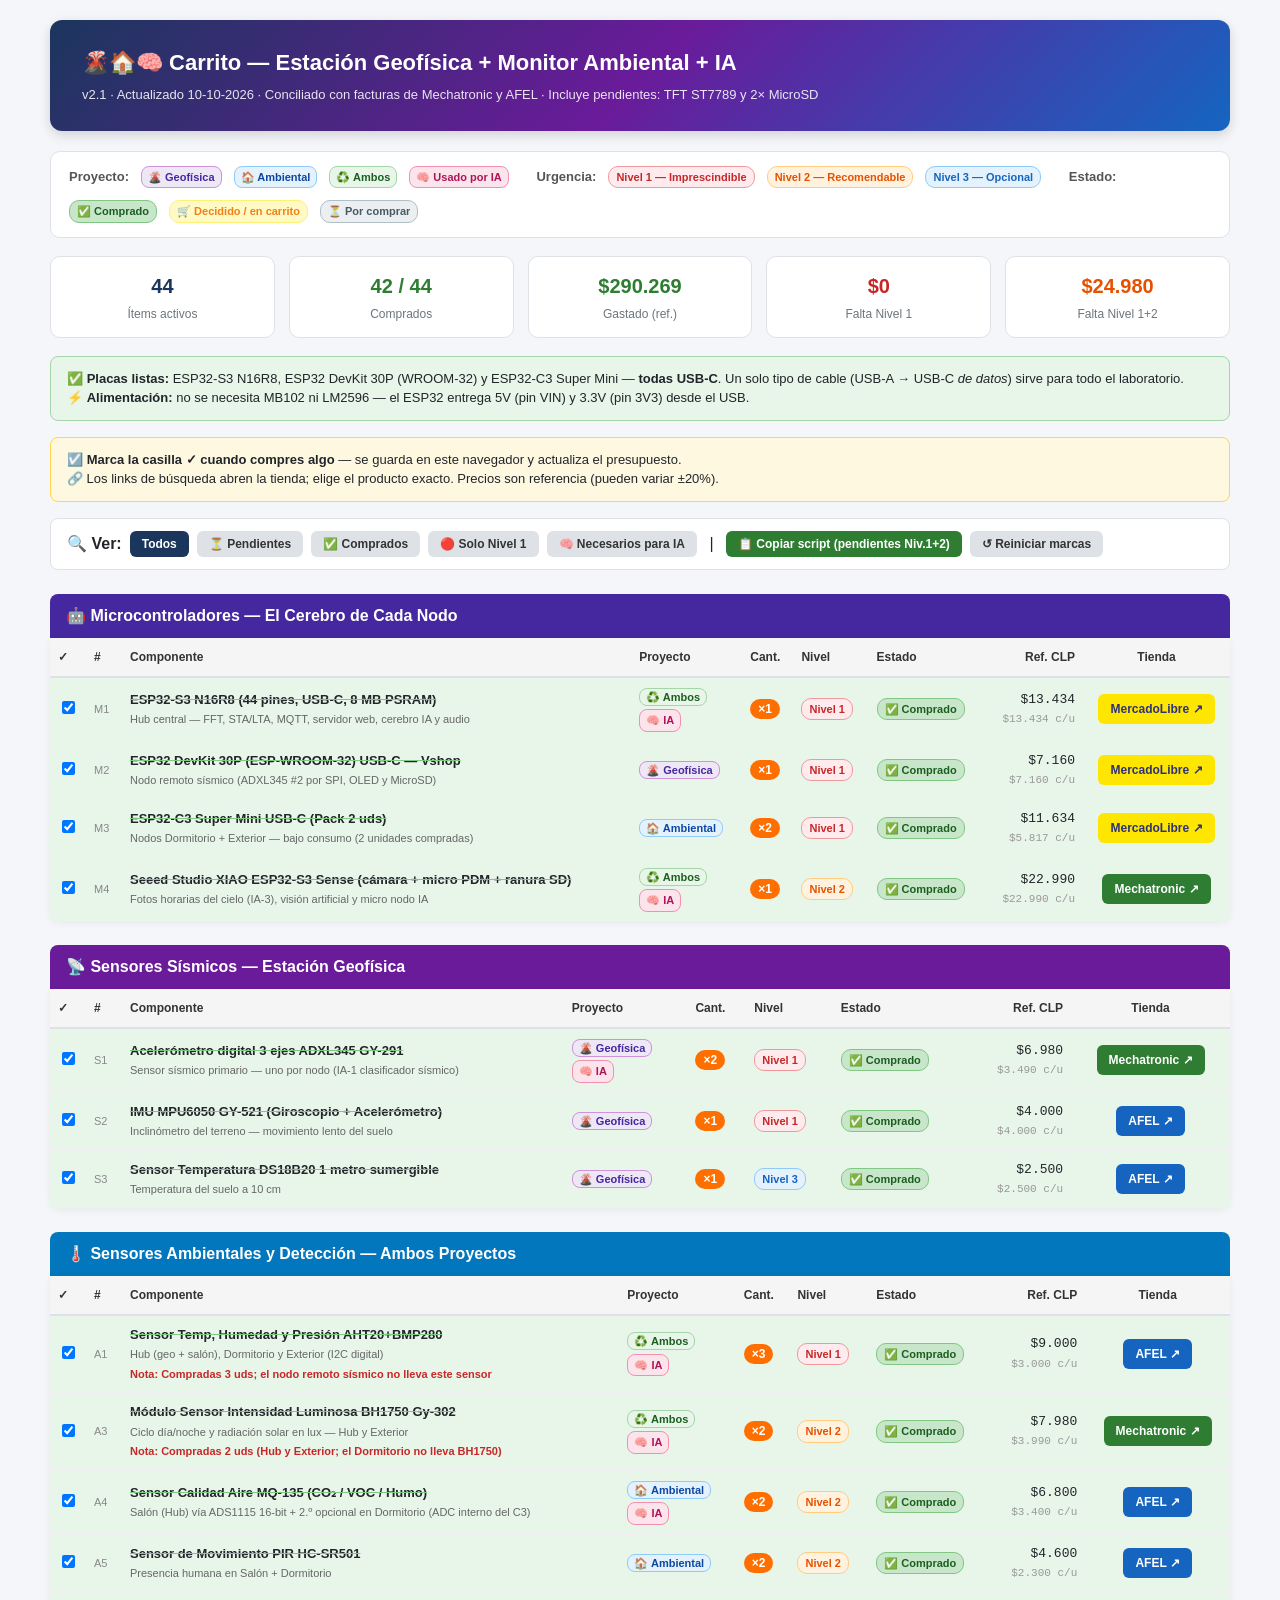
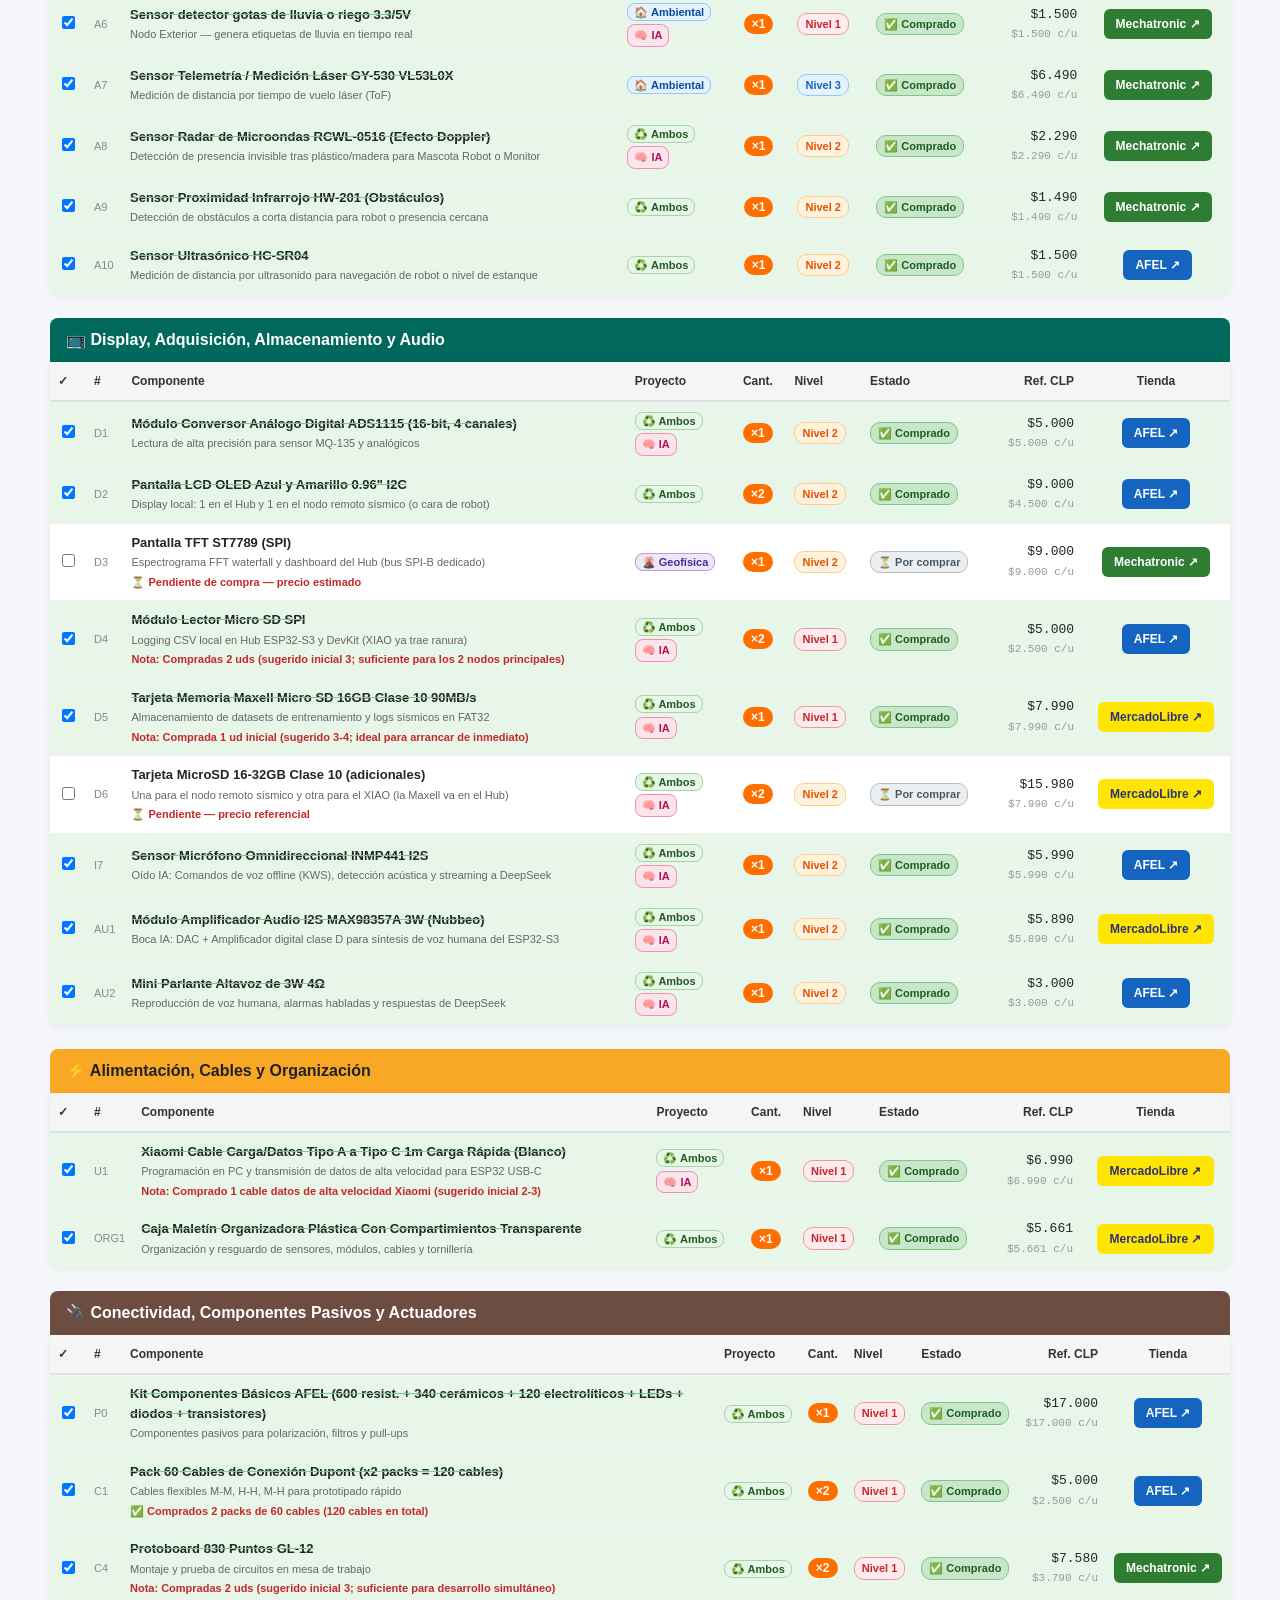
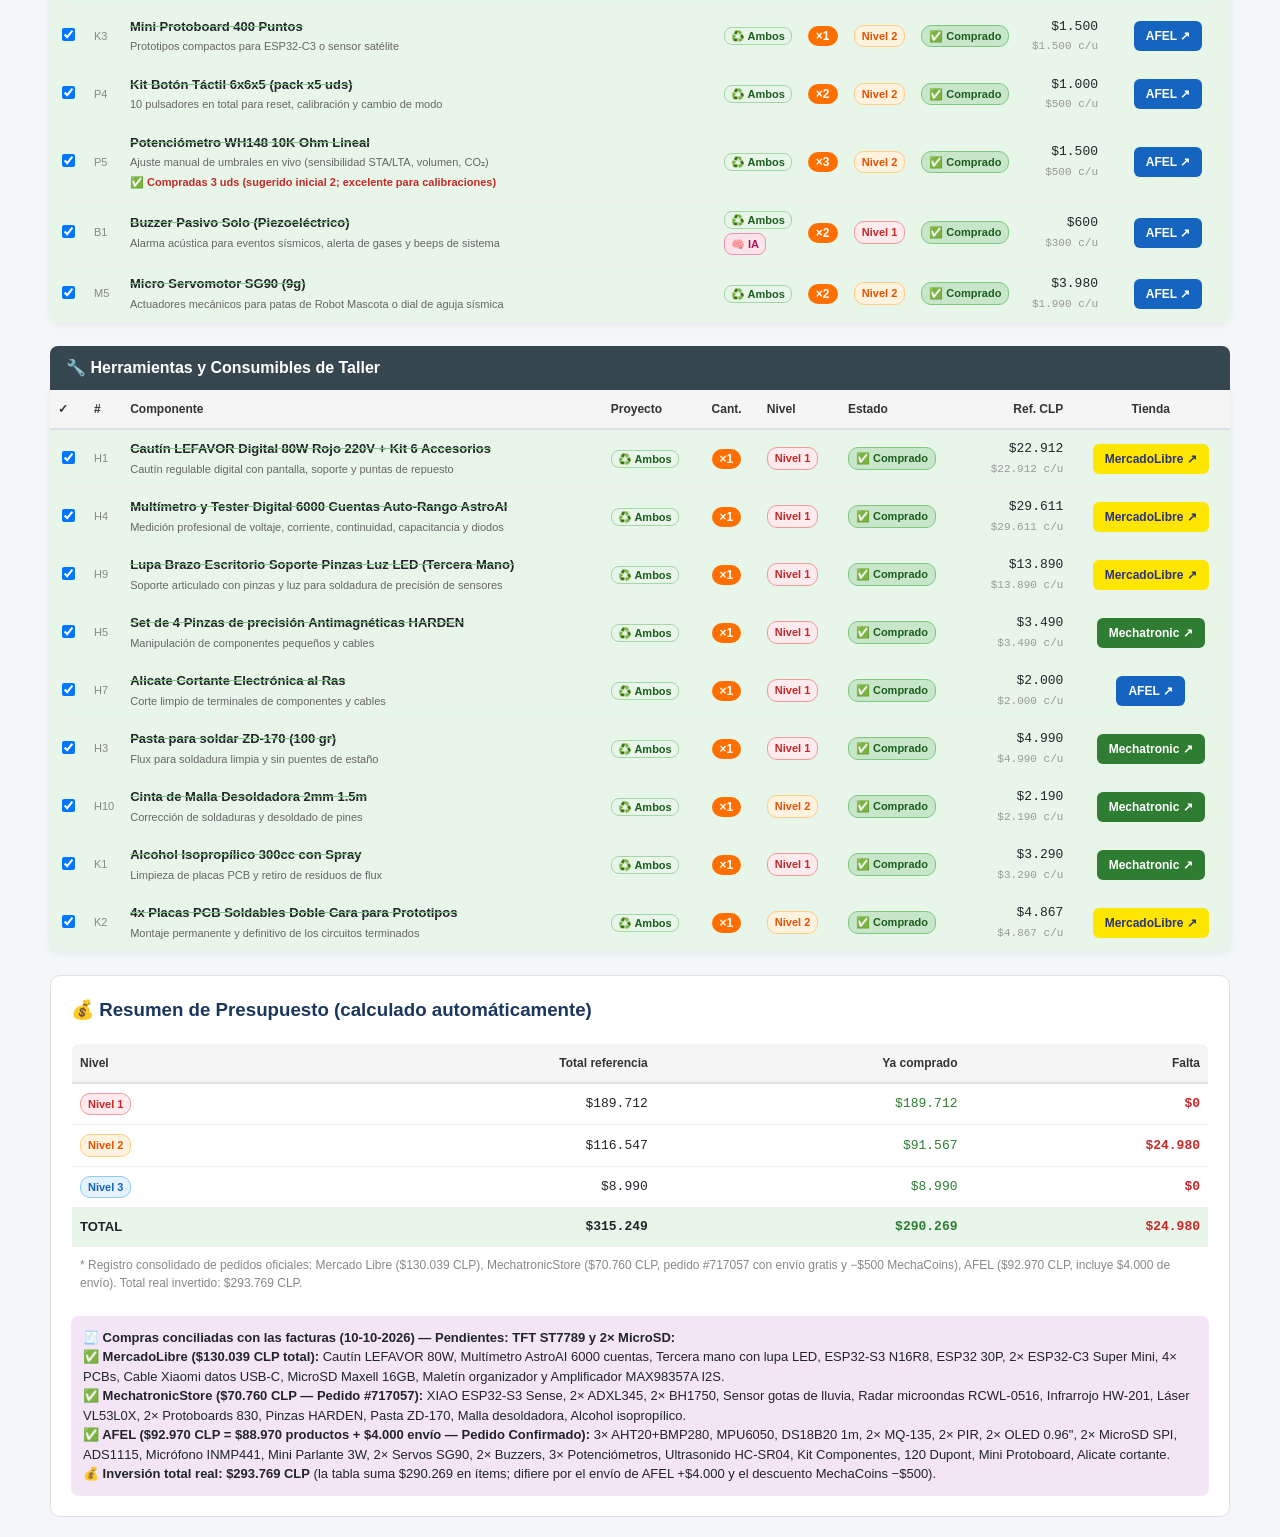
<file: IoT_ESP32/Carrito_GeofisicaAmbiental.html>
<!DOCTYPE html>
<html lang="es">
<head>
  <meta charset="UTF-8">
  <meta name="viewport" content="width=device-width, initial-scale=1.0">
  <title>Carrito — Estación Geofísica + Monitor Ambiental + IA v2.0</title>
  <style>
    :root {
      --primary:#1B365D; --geo:#6A1B9A; --amb:#1565C0; --both:#2E7D32;
      --bg:#F4F6F9; --card:#fff; --text:#212529; --border:#DEE2E6;
    }
    * { box-sizing: border-box; }
    body { font-family:-apple-system,BlinkMacSystemFont,"Segoe UI",Roboto,sans-serif;
      background:var(--bg); color:var(--text); margin:0; padding:20px; line-height:1.5; }
    .container { max-width:1180px; margin:0 auto; }

    header { background:linear-gradient(135deg,#1B365D 0%,#6A1B9A 50%,#1565C0 100%);
      color:white; padding:26px 32px; border-radius:12px;
      box-shadow:0 4px 12px rgba(0,0,0,.15); margin-bottom:20px; }
    header h1 { margin:0 0 6px 0; font-size:22px; }
    header p  { margin:0; opacity:.88; font-size:13px; }

    .legend { display:flex; gap:12px; flex-wrap:wrap; background:white;
      border-radius:10px; padding:14px 18px; margin-bottom:18px;
      border:1px solid var(--border); font-size:13px; align-items:center; }
    .legend strong { color:#555; }

    .stats { display:grid; grid-template-columns:repeat(5,1fr); gap:14px; margin-bottom:18px; }
    .stat  { background:white; border:1px solid var(--border); border-radius:10px;
      padding:14px; text-align:center; }
    .stat .val { font-size:20px; font-weight:700; color:var(--primary); }
    .stat .lbl { font-size:12px; color:#6c757d; margin-top:4px; }

    .section-title { font-size:16px; font-weight:700; color:white;
      padding:10px 16px; border-radius:8px 8px 0 0; margin-top:24px; margin-bottom:0;
      display:flex; align-items:center; gap:8px; }
    .cat-micros    { background:#4527A0; }
    .cat-seismic   { background:var(--geo); }
    .cat-ambient   { background:#0277BD; }
    .cat-display   { background:#00695C; }
    .cat-power     { background:#F9A825; color:#212121; }
    .cat-passive   { background:#6D4C41; }
    .cat-tools     { background:#37474F; }
    .cat-consumable{ background:#455A64; }
    .cat-ia        { background:linear-gradient(90deg,#AD1457,#6A1B9A); }


    table { width:100%; border-collapse:collapse; background:white;
      border-radius:0 0 10px 10px; margin-bottom:4px;
      box-shadow:0 2px 8px rgba(0,0,0,.06); }
    th { background:#F5F5F5; color:#333; padding:10px 8px; text-align:left;
      font-size:12px; border-bottom:2px solid var(--border); }
    td { padding:9px 8px; border-bottom:1px solid #F0F0F0; font-size:13px;
      vertical-align:middle; }
    tr:last-child td { border-bottom:none; }
    tr.bought { background:#E8F5E9 !important; }
    tr.bought td strong { text-decoration:line-through; text-decoration-color:#81C784; }
    tr:hover { background:#FAFAFA; }
    tr.hidden { display:none; }

    .badge { display:inline-block; padding:2px 7px; border-radius:10px;
      font-size:11px; font-weight:600; white-space:nowrap; }
    .lv1 { background:#FFEBEE; color:#C62828; border:1px solid #EF9A9A; }
    .lv2 { background:#FFF3E0; color:#E65100; border:1px solid #FFCC80; }
    .lv3 { background:#E3F2FD; color:#1565C0; border:1px solid #90CAF9; }

    .st-bought  { background:#C8E6C9; color:#1B5E20; border:1px solid #81C784; }
    .st-cart    { background:#FFF9C4; color:#F57F17; border:1px solid #FFF176; }
    .st-pending { background:#ECEFF1; color:#455A64; border:1px solid #B0BEC5; }

    .tag-geo  { background:#EDE7F6; color:#4527A0; border:1px solid #CE93D8;
      padding:2px 6px; border-radius:8px; font-size:11px; font-weight:600; white-space:nowrap; }
    .tag-amb  { background:#E3F2FD; color:#0D47A1; border:1px solid #90CAF9;
      padding:2px 6px; border-radius:8px; font-size:11px; font-weight:600; white-space:nowrap; }
    .tag-both { background:#E8F5E9; color:#1B5E20; border:1px solid #A5D6A7;
      padding:2px 6px; border-radius:8px; font-size:11px; font-weight:600; white-space:nowrap; }
    .tag-ia   { background:#FCE4EC; color:#AD1457; border:1px solid #F48FB1;
      padding:2px 6px; border-radius:8px; font-size:11px; font-weight:600; white-space:nowrap; }

    .qty-badge { display:inline-block; background:#FF6F00; color:white;
      border-radius:12px; padding:1px 8px; font-size:12px; font-weight:700; }

    .btn { display:inline-flex; align-items:center; gap:5px; padding:6px 12px;
      border-radius:6px; font-weight:600; font-size:12px; cursor:pointer;
      text-decoration:none; border:none; transition:opacity .15s; white-space:nowrap; }
    .btn:hover { opacity:.82; }
    .btn-geo  { background:#6A1B9A; color:white; }
    .btn-amb  { background:#1565C0; color:white; }
    .btn-both { background:#2E7D32; color:white; }
    .btn-retail { background:#E65100; color:white; }
    .btn-ml   { background:#FFE600; color:#2D3277; }
    .btn-filter { background:var(--border); color:#333; }
    .btn-filter.active { background:var(--primary); color:white; }

    .price { text-align:right; font-family:monospace; white-space:nowrap; }
    .price-total { text-align:right; font-family:monospace; font-weight:700; color:#2E7D32; white-space:nowrap; }

    .budget-section { background:white; border-radius:10px; padding:20px;
      margin-top:24px; border:1px solid var(--border); }
    .budget-section h3 { margin-top:0; color:var(--primary); }

    .note { background:#FFF8E1; border:1px solid #FFD54F; border-radius:8px;
      padding:12px 16px; font-size:13px; margin-bottom:16px; }
    .note-ok { background:#E8F5E9; border-color:#A5D6A7; }

    .controls { background:white; border-radius:8px; padding:12px 16px;
      margin-bottom:16px; display:flex; gap:8px; flex-wrap:wrap; align-items:center;
      border:1px solid var(--border); }

    .sub { font-size:11px; color:#666; }
    .warn { font-size:11px; color:#C62828; font-weight:600; }

    @media(max-width:800px) {
      .stats { grid-template-columns:1fr 1fr; }
      .controls { flex-direction:column; align-items:flex-start; }
    }
  </style>
</head>
<body>
<div class="container">

  <header>
    <h1>🌋🏠🧠 Carrito — Estación Geofísica + Monitor Ambiental + IA</h1>
    <p>v2.1 · Actualizado 10-10-2026 · Conciliado con facturas de Mechatronic y AFEL · Incluye pendientes: TFT ST7789 y 2× MicroSD</p>
  </header>

  <div class="legend">
    <strong>Proyecto:</strong>
    <span class="tag-geo">🌋 Geofísica</span>
    <span class="tag-amb">🏠 Ambiental</span>
    <span class="tag-both">♻️ Ambos</span>
    <span class="tag-ia">🧠 Usado por IA</span>
    &nbsp;
    <strong>Urgencia:</strong>
    <span class="badge lv1">Nivel 1 — Imprescindible</span>
    <span class="badge lv2">Nivel 2 — Recomendable</span>
    <span class="badge lv3">Nivel 3 — Opcional</span>
    &nbsp;
    <strong>Estado:</strong>
    <span class="badge st-bought">✅ Comprado</span>
    <span class="badge st-cart">🛒 Decidido / en carrito</span>
    <span class="badge st-pending">⏳ Por comprar</span>
  </div>

  <div class="stats">
    <div class="stat"><div class="val" id="s-items">–</div><div class="lbl">Ítems activos</div></div>
    <div class="stat"><div class="val" id="s-bought" style="color:#2E7D32">–</div><div class="lbl">Comprados</div></div>
    <div class="stat"><div class="val" id="s-spent" style="color:#2E7D32">–</div><div class="lbl">Gastado (ref.)</div></div>
    <div class="stat"><div class="val" id="s-l1" style="color:#C62828">–</div><div class="lbl">Falta Nivel 1</div></div>
    <div class="stat"><div class="val" id="s-l12" style="color:#E65100">–</div><div class="lbl">Falta Nivel 1+2</div></div>
  </div>

  <div class="note note-ok">
    ✅ <strong>Placas listas:</strong> ESP32-S3 N16R8, ESP32 DevKit 30P (WROOM-32) y ESP32-C3 Super Mini — <strong>todas USB-C</strong>.
    Un solo tipo de cable (USB-A → USB-C <em>de datos</em>) sirve para todo el laboratorio.<br>
    ⚡ <strong>Alimentación:</strong> no se necesita MB102 ni LM2596 — el ESP32 entrega 5V (pin VIN) y 3.3V (pin 3V3) desde el USB.
  </div>

  <div class="note">
    ☑️ <strong>Marca la casilla ✓ cuando compres algo</strong> — se guarda en este navegador y actualiza el presupuesto.<br>
    🔗 Los links de búsqueda abren la tienda; elige el producto exacto. Precios son referencia (pueden variar ±20%).
  </div>

  <div class="controls">
    <strong>🔍 Ver:</strong>
    <button class="btn btn-filter active" data-f="all">Todos</button>
    <button class="btn btn-filter" data-f="pending">⏳ Pendientes</button>
    <button class="btn btn-filter" data-f="bought">✅ Comprados</button>
    <button class="btn btn-filter" data-f="lv1">🔴 Solo Nivel 1</button>
    <button class="btn btn-filter" data-f="ia">🧠 Necesarios para IA</button>
    &nbsp;|&nbsp;
    <button class="btn btn-both" onclick="copyScript()">📋 Copiar script (pendientes Niv.1+2)</button>
    <button class="btn btn-filter" onclick="resetChecks()">↺ Reiniciar marcas</button>
    <span id="copyNotice" style="font-weight:bold;color:#2E7D32;display:none">¡Copiado!</span>
  </div>

  <div id="sections"></div>



  <!-- ===================== PRESUPUESTO ===================== -->
  <div class="budget-section">
    <h3>💰 Resumen de Presupuesto (calculado automáticamente)</h3>
    <table style="border-radius:8px;overflow:hidden;box-shadow:none;border:1px solid var(--border)">
      <thead><tr>
        <th>Nivel</th>
        <th style="text-align:right">Total referencia</th>
        <th style="text-align:right">Ya comprado</th>
        <th style="text-align:right">Falta</th>
      </tr></thead>
      <tbody id="budget-body"></tbody>
    </table>
    <div style="margin-top:14px;font-size:13px;background:#F3E5F5;padding:12px;border-radius:8px">
      <strong>🧾 Compras conciliadas con las facturas (10-10-2026) — Pendientes: TFT ST7789 y 2× MicroSD:</strong><br>
      <strong>✅ MercadoLibre ($130.039 CLP total):</strong> Cautín LEFAVOR 80W, Multímetro AstroAI 6000 cuentas, Tercera mano con lupa LED, ESP32-S3 N16R8, ESP32 30P, 2× ESP32-C3 Super Mini, 4× PCBs, Cable Xiaomi datos USB-C, MicroSD Maxell 16GB, Maletín organizador y Amplificador MAX98357A I2S.<br>
      <strong>✅ MechatronicStore ($70.760 CLP — Pedido #717057):</strong> XIAO ESP32-S3 Sense, 2× ADXL345, 2× BH1750, Sensor gotas de lluvia, Radar microondas RCWL-0516, Infrarrojo HW-201, Láser VL53L0X, 2× Protoboards 830, Pinzas HARDEN, Pasta ZD-170, Malla desoldadora, Alcohol isopropílico.<br>
      <strong>✅ AFEL ($92.970 CLP = $88.970 productos + $4.000 envío — Pedido Confirmado):</strong> 3× AHT20+BMP280, MPU6050, DS18B20 1m, 2× MQ-135, 2× PIR, 2× OLED 0.96", 2× MicroSD SPI, ADS1115, Micrófono INMP441, Mini Parlante 3W, 2× Servos SG90, 2× Buzzers, 3× Potenciómetros, Ultrasonido HC-SR04, Kit Componentes, 120 Dupont, Mini Protoboard, Alicate cortante.<br>
      <strong>💰 Inversión total real: $293.769 CLP</strong> (la tabla suma $290.269 en ítems; difiere por el envío de AFEL +$4.000 y el descuento MechaCoins −$500).
    </div>
  </div>
</div>

<script>
// ============================================================
// BASE DE DATOS REAL CONSOLIDADA (100% COMPRADO)
// ============================================================
const sections = [
  { key:'micros', title:'🤖 Microcontroladores — El Cerebro de Cada Nodo', cls:'cat-micros', items:[
    { id:'M1', name:'ESP32-S3 N16R8 (44 pines, USB-C, 8 MB PSRAM)', qty:1, tag:'both', lv:1, ia:true, st:'bought',
      role:'Hub central — FFT, STA/LTA, MQTT, servidor web, cerebro IA y audio',
      ref:13434, store:'ml',
      url:'https://www.mercadolibre.cl/placa-desarrollo-esp32-s3-n16r8-44-pines-usb-c-wifi-24g-ble/p/MLC2103080789' },
    { id:'M2', name:'ESP32 DevKit 30P (ESP-WROOM-32) USB-C — Vshop', qty:1, tag:'geo', lv:1, st:'bought',
      role:'Nodo remoto sísmico (ADXL345 #2 por SPI, OLED y MicroSD)',
      ref:7160, store:'ml',
      url:'https://www.mercadolibre.cl/placa-de-desarrollo-esp32-usbc-wifi-bluetooth-30-pin-vshop/up/MLCU3669688534' },
    { id:'M3', name:'ESP32-C3 Super Mini USB-C (Pack 2 uds)', qty:2, tag:'amb', lv:1, st:'bought',
      role:'Nodos Dormitorio + Exterior — bajo consumo (2 unidades compradas)',
      ref:5817, store:'ml',
      url:'https://www.mercadolibre.cl/placa-de-desarrollo-supermini-esp32-c3-usb-tipo-c-arduino/p/MLC2047001629' },
    { id:'M4', name:'Seeed Studio XIAO ESP32-S3 Sense (cámara + micro PDM + ranura SD)', qty:1, tag:'both', lv:2, ia:true, st:'bought',
      role:'Fotos horarias del cielo (IA-3), visión artificial y micro nodo IA',
      ref:22990, store:'mech',
      url:'https://www.mechatronicstore.cl/seeed-studio-xiao-esp32-s3-sense/' },
  ]},
  { key:'seismic', title:'📡 Sensores Sísmicos — Estación Geofísica', cls:'cat-seismic', items:[
    { id:'S1', name:'Acelerómetro digital 3 ejes ADXL345 GY-291', qty:2, tag:'geo', lv:1, ia:true, st:'bought',
      role:'Sensor sísmico primario — uno por nodo (IA-1 clasificador sísmico)',
      ref:3490, store:'mech',
      url:'https://www.mechatronicstore.cl/acelerometro-digital-3-ejes-adxl345-gy-291/' },
    { id:'S2', name:'IMU MPU6050 GY-521 (Giroscopio + Acelerómetro)', qty:1, tag:'geo', lv:1, st:'bought',
      role:'Inclinómetro del terreno — movimiento lento del suelo',
      ref:4000, store:'afel', url:'https://afel.cl/products/sensor-giroscopio-acelerometro-gy-521-mpu6050' },
    { id:'S3', name:'Sensor Temperatura DS18B20 1 metro sumergible', qty:1, tag:'geo', lv:3, st:'bought',
      role:'Temperatura del suelo a 10 cm',
      ref:2500, store:'afel', url:'https://afel.cl/products/sensor-temperatura-ds18b20-1-metro' },
  ]},
  { key:'ambient', title:'🌡️ Sensores Ambientales y Detección — Ambos Proyectos', cls:'cat-ambient', items:[
    { id:'A1', name:'Sensor Temp, Humedad y Presión AHT20+BMP280', qty:3, tag:'both', lv:1, ia:true, st:'bought',
      role:'Hub (geo + salón), Dormitorio y Exterior (I2C digital)',
      note:'Nota: Compradas 3 uds; el nodo remoto sísmico no lleva este sensor',
      ref:3000, store:'afel', url:'https://afel.cl/products/sensor-de-temperatura-humedad-y-presion-aht20-bmp280' },
    { id:'A3', name:'Módulo Sensor Intensidad Luminosa BH1750 Gy-302', qty:2, tag:'both', lv:2, ia:true, st:'bought',
      role:'Ciclo día/noche y radiación solar en lux — Hub y Exterior',
      note:'Nota: Compradas 2 uds (Hub y Exterior; el Dormitorio no lleva BH1750)',
      ref:3990, store:'mech', url:'https://www.mechatronicstore.cl/?s=bh1750' },
    { id:'A4', name:'Sensor Calidad Aire MQ-135 (CO₂ / VOC / Humo)', qty:2, tag:'amb', lv:2, ia:true, st:'bought',
      role:'Salón (Hub) vía ADS1115 16-bit + 2.º opcional en Dormitorio (ADC interno del C3)',
      ref:3400, store:'afel', url:'https://afel.cl/products/sensor-calidad-aire-mq135' },
    { id:'A5', name:'Sensor de Movimiento PIR HC-SR501', qty:2, tag:'amb', lv:2, st:'bought',
      role:'Presencia humana en Salón + Dormitorio',
      ref:2300, store:'afel', url:'https://afel.cl/products/sensor-de-movimiento-hc-sr501' },
    { id:'A6', name:'Sensor detector gotas de lluvia o riego 3.3/5V', qty:1, tag:'amb', lv:1, ia:true, st:'bought',
      role:'Nodo Exterior — genera etiquetas de lluvia en tiempo real',
      ref:1500, store:'mech', url:'https://www.mechatronicstore.cl/sensor-detector-de-gotas-de-lluvia-o-riego-3-3-5v/' },
    { id:'A7', name:'Sensor Telemetría / Medición Láser GY-530 VL53L0X', qty:1, tag:'amb', lv:3, st:'bought',
      role:'Medición de distancia por tiempo de vuelo láser (ToF)',
      ref:6490, store:'mech', url:'https://www.mechatronicstore.cl/sensor-de-temetria-medicion-por-laser-gy-530-vl53l0x/' },
    { id:'A8', name:'Sensor Radar de Microondas RCWL-0516 (Efecto Doppler)', qty:1, tag:'both', lv:2, ia:true, st:'bought',
      role:'Detección de presencia invisible tras plástico/madera para Mascota Robot o Monitor',
      ref:2290, store:'mech', url:'https://www.mechatronicstore.cl/?s=rcwl-0516' },
    { id:'A9', name:'Sensor Proximidad Infrarrojo HW-201 (Obstáculos)', qty:1, tag:'both', lv:2, st:'bought',
      role:'Detección de obstáculos a corta distancia para robot o presencia cercana',
      ref:1490, store:'mech', url:'https://www.mechatronicstore.cl/?s=hw-201' },
    { id:'A10', name:'Sensor Ultrasónico HC-SR04', qty:1, tag:'both', lv:2, st:'bought',
      role:'Medición de distancia por ultrasonido para navegación de robot o nivel de estanque',
      ref:1500, store:'afel', url:'https://afel.cl/products/sensor-de-ultrasonico-hc-sr04' },
  ]},
  { key:'display', title:'📺 Display, Adquisición, Almacenamiento y Audio', cls:'cat-display', items:[
    { id:'D1', name:'Módulo Conversor Análogo Digital ADS1115 (16-bit, 4 canales)', qty:1, tag:'both', lv:2, ia:true, st:'bought',
      role:'Lectura de alta precisión para sensor MQ-135 y analógicos',
      ref:5000, store:'afel', url:'https://afel.cl/products/modulo-conversor-analogo-digital-ads1115' },
    { id:'D2', name:'Pantalla LCD OLED Azul y Amarillo 0.96" I2C', qty:2, tag:'both', lv:2, st:'bought',
      role:'Display local: 1 en el Hub y 1 en el nodo remoto sísmico (o cara de robot)',
      ref:4500, store:'afel', url:'https://afel.cl/products/pantalla-lcd-oled-azul-y-amarillo-0-96' },
    { id:'D3', name:'Pantalla TFT ST7789 (SPI)', qty:1, tag:'geo', lv:2, st:'pending',
      role:'Espectrograma FFT waterfall y dashboard del Hub (bus SPI-B dedicado)',
      note:'⏳ Pendiente de compra — precio estimado',
      ref:9000, store:'mech', url:'https://www.mechatronicstore.cl/?s=st7789' },
    { id:'D4', name:'Módulo Lector Micro SD SPI', qty:2, tag:'both', lv:1, ia:true, st:'bought',
      role:'Logging CSV local en Hub ESP32-S3 y DevKit (XIAO ya trae ranura)',
      note:'Nota: Compradas 2 uds (sugerido inicial 3; suficiente para los 2 nodos principales)',
      ref:2500, store:'afel', url:'https://afel.cl/products/lector-micro-sd' },
    { id:'D5', name:'Tarjeta Memoria Maxell Micro SD 16GB Clase 10 90MB/s', qty:1, tag:'both', lv:1, ia:true, st:'bought',
      role:'Almacenamiento de datasets de entrenamiento y logs sísmicos en FAT32',
      note:'Nota: Comprada 1 ud inicial (sugerido 3-4; ideal para arrancar de inmediato)',
      ref:7990, store:'ml', url:'https://myaccount.mercadolibre.cl/my_purchases/2000015443264905/status?packId=2000015443264909' },
    { id:'D6', name:'Tarjeta MicroSD 16-32GB Clase 10 (adicionales)', qty:2, tag:'both', lv:2, ia:true, st:'pending',
      role:'Una para el nodo remoto sísmico y otra para el XIAO (la Maxell va en el Hub)',
      note:'⏳ Pendiente — precio referencial',
      ref:7990, store:'ml', url:'https://listado.mercadolibre.cl/microsd-16gb-clase-10' },
    { id:'I7', name:'Sensor Micrófono Omnidireccional INMP441 I2S', qty:1, tag:'both', lv:2, ia:true, st:'bought',
      role:'Oído IA: Comandos de voz offline (KWS), detección acústica y streaming a DeepSeek',
      ref:5990, store:'afel', url:'https://afel.cl/products/sensor-microfono-omnidireccional-inmp441' },
    { id:'AU1', name:'Módulo Amplificador Audio I2S MAX98357A 3W (Nubbeo)', qty:1, tag:'both', lv:2, ia:true, st:'bought',
      role:'Boca IA: DAC + Amplificador digital clase D para síntesis de voz humana del ESP32-S3',
      ref:5890, store:'ml', url:'https://myaccount.mercadolibre.cl/my_purchases/2000015443264905/status?packId=2000015443264907' },
    { id:'AU2', name:'Mini Parlante Altavoz de 3W 4Ω', qty:1, tag:'both', lv:2, ia:true, st:'bought',
      role:'Reproducción de voz humana, alarmas habladas y respuestas de DeepSeek',
      ref:3000, store:'afel', url:'https://afel.cl/products/mini-parlante-altavoz-de-3w' },
  ]},
  { key:'power', title:'⚡ Alimentación, Cables y Organización', cls:'cat-power', items:[
    { id:'U1', name:'Xiaomi Cable Carga/Datos Tipo A a Tipo C 1m Carga Rápida (Blanco)', qty:1, tag:'both', lv:1, ia:true, st:'bought',
      role:'Programación en PC y transmisión de datos de alta velocidad para ESP32 USB-C',
      note:'Nota: Comprado 1 cable datos de alta velocidad Xiaomi (sugerido inicial 2-3)',
      ref:6990, store:'ml', url:'https://myaccount.mercadolibre.cl/my_purchases/2000015443264905/status?packId=2000015443264909' },
    { id:'ORG1', name:'Caja Maletín Organizadora Plástica Con Compartimientos Transparente', qty:1, tag:'both', lv:1, st:'bought',
      role:'Organización y resguardo de sensores, módulos, cables y tornillería',
      ref:5661, store:'ml', url:'https://myaccount.mercadolibre.cl/my_purchases/2000015443264905/status?packId=2000015443264909' },
  ]},
  { key:'passive', title:'🔌 Conectividad, Componentes Pasivos y Actuadores', cls:'cat-passive', items:[
    { id:'P0', name:'Kit Componentes Básicos AFEL (600 resist. + 340 cerámicos + 120 electrolíticos + LEDs + diodos + transistores)', qty:1, tag:'both', lv:1, st:'bought',
      role:'Componentes pasivos para polarización, filtros y pull-ups',
      ref:17000, store:'afel', url:'https://afel.cl/products/kit-de-componentes-basicos-de-electronica' },
    { id:'C1', name:'Pack 60 Cables de Conexión Dupont (x2 packs = 120 cables)', qty:2, tag:'both', lv:1, st:'bought',
      role:'Cables flexibles M-M, H-H, M-H para prototipado rápido',
      note:'✅ Comprados 2 packs de 60 cables (120 cables en total)',
      ref:2500, store:'afel', url:'https://afel.cl/products/pack-40-cables-de-conexion' },
    { id:'C4', name:'Protoboard 830 Puntos GL-12', qty:2, tag:'both', lv:1, st:'bought',
      role:'Montaje y prueba de circuitos en mesa de trabajo',
      note:'Nota: Compradas 2 uds (sugerido inicial 3; suficiente para desarrollo simultáneo)',
      ref:3790, store:'mech', url:'https://www.mechatronicstore.cl/protoboard-830-puntos-gl-12/' },
    { id:'K3', name:'Mini Protoboard 400 Puntos', qty:1, tag:'both', lv:2, st:'bought',
      role:'Prototipos compactos para ESP32-C3 o sensor satélite',
      ref:1500, store:'afel', url:'https://afel.cl/products/mini-protoboard-400-puntos' },
    { id:'P4', name:'Kit Botón Táctil 6x6x5 (pack x5 uds)', qty:2, tag:'both', lv:2, st:'bought',
      role:'10 pulsadores en total para reset, calibración y cambio de modo',
      ref:500, store:'afel', url:'https://afel.cl/products/kit-boton-tactil-6x6x5-interruptor-5-unidades' },
    { id:'P5', name:'Potenciómetro WH148 10K Ohm Lineal', qty:3, tag:'both', lv:2, st:'bought',
      role:'Ajuste manual de umbrales en vivo (sensibilidad STA/LTA, volumen, CO₂)',
      note:'✅ Compradas 3 uds (sugerido inicial 2; excelente para calibraciones)',
      ref:500, store:'afel', url:'https://afel.cl/products/potenciometro-10k-ohm' },
    { id:'B1', name:'Buzzer Pasivo Solo (Piezoeléctrico)', qty:2, tag:'both', lv:1, ia:true, st:'bought',
      role:'Alarma acústica para eventos sísmicos, alerta de gases y beeps de sistema',
      ref:300, store:'afel', url:'https://afel.cl/products/buzzer-pasivo-solo' },
    { id:'M5', name:'Micro Servomotor SG90 (9g)', qty:2, tag:'both', lv:2, st:'bought',
      role:'Actuadores mecánicos para patas de Robot Mascota o dial de aguja sísmica',
      ref:1990, store:'afel', url:'https://afel.cl/products/micro-servomotor-sg90' },
  ]},
  { key:'tools', title:'🔧 Herramientas y Consumibles de Taller', cls:'cat-tools', items:[
    { id:'H1', name:'Cautín LEFAVOR Digital 80W Rojo 220V + Kit 6 Accesorios', qty:1, tag:'both', lv:1, st:'bought',
      role:'Cautín regulable digital con pantalla, soporte y puntas de repuesto',
      ref:22912, store:'ml', url:'https://www.mercadolibre.cl/cautin-lefavor-digital-rojo-temp-adj-3-btnes-80w-kit-6-oferta-/p/MLC65711740' },
    { id:'H4', name:'Multímetro y Tester Digital 6000 Cuentas Auto-Rango AstroAI', qty:1, tag:'both', lv:1, st:'bought',
      role:'Medición profesional de voltaje, corriente, continuidad, capacitancia y diodos',
      ref:29611, store:'ml', url:'https://listado.mercadolibre.cl/multimetro-digital-6000-cuentas' },
    { id:'H9', name:'Lupa Brazo Escritorio Soporte Pinzas Luz LED (Tercera Mano)', qty:1, tag:'both', lv:1, st:'bought',
      role:'Soporte articulado con pinzas y luz para soldadura de precisión de sensores',
      ref:13890, store:'ml', url:'https://listado.mercadolibre.cl/tercera-mano-lupa-led' },
    { id:'H5', name:'Set de 4 Pinzas de precisión Antimagnéticas HARDEN', qty:1, tag:'both', lv:1, st:'bought',
      role:'Manipulación de componentes pequeños y cables',
      ref:3490, store:'mech', url:'https://www.mechatronicstore.cl/set-de-4-pinzas-de-precision-antimagneticas-harden/' },
    { id:'H7', name:'Alicate Cortante Electrónica al Ras', qty:1, tag:'both', lv:1, st:'bought',
      role:'Corte limpio de terminales de componentes y cables',
      ref:2000, store:'afel', url:'https://afel.cl/products/alicate-cortante-electronica' },
    { id:'H3', name:'Pasta para soldar ZD-170 (100 gr)', qty:1, tag:'both', lv:1, st:'bought',
      role:'Flux para soldadura limpia y sin puentes de estaño',
      ref:4990, store:'mech', url:'https://www.mechatronicstore.cl/pasta-para-soldar-zd-170-100gr/' },
    { id:'H10', name:'Cinta de Malla Desoldadora 2mm 1.5m', qty:1, tag:'both', lv:2, st:'bought',
      role:'Corrección de soldaduras y desoldado de pines',
      ref:2190, store:'mech', url:'https://www.mechatronicstore.cl/malla-desoldadora-zhen-dong-1-5m/' },
    { id:'K1', name:'Alcohol Isopropílico 300cc con Spray', qty:1, tag:'both', lv:1, st:'bought',
      role:'Limpieza de placas PCB y retiro de residuos de flux',
      ref:3290, store:'mech', url:'https://www.mechatronicstore.cl/alcohol-isopropilico-300cc-con-spray/' },
    { id:'K2', name:'4x Placas PCB Soldables Doble Cara para Prototipos', qty:1, tag:'both', lv:2, st:'bought',
      role:'Montaje permanente y definitivo de los circuitos terminados',
      ref:4867, store:'ml', url:'https://listado.mercadolibre.cl/placas-pcb-doble-cara' },
  ]},
];



// ============================================================
// ESTADO PERSISTENTE (checkbox = comprado)
// ============================================================
const LS_KEY = 'carritoGeoAmb_v3';
let overrides = JSON.parse(localStorage.getItem(LS_KEY) || '{}');
const allItems = sections.flatMap(s => s.items);
const isBought = p => (p.id in overrides) ? overrides[p.id] : p.st === 'bought';

function tagBadge(p) {
  let t = p.tag==='geo' ? '<span class="tag-geo">🌋 Geofísica</span>'
        : p.tag==='amb' ? '<span class="tag-amb">🏠 Ambiental</span>'
        : '<span class="tag-both">♻️ Ambos</span>';
  if (p.ia) t += '<br><span class="tag-ia" style="margin-top:3px;display:inline-block">🧠 IA</span>';
  return t;
}
const lvBadge = l => `<span class="badge lv${l}">Nivel ${l}</span>`;
function stBadge(p) {
  if (isBought(p)) return '<span class="badge st-bought">✅ Comprado</span>';
  if (p.st === 'cart') return '<span class="badge st-cart">🛒 Decidido</span>';
  return '<span class="badge st-pending">⏳ Por comprar</span>';
}
function storeBadge(s, url) {
  const cfg = {
    mech:{lbl:'Mechatronic ↗', cls:'btn-both'}, mci:{lbl:'MCI ↗', cls:'btn-geo'},
    ml:{lbl:'MercadoLibre ↗', cls:'btn-ml'},   afel:{lbl:'AFEL ↗', cls:'btn-amb'},
    retail:{lbl:'Retail ↗', cls:'btn-retail'},
  };
  const c = cfg[s] || {lbl:'Buscar ↗', cls:'btn-both'};
  return `<a href="${url}" target="_blank" class="btn ${c.cls}">${c.lbl}</a>`;
}
const clp = n => '$' + n.toLocaleString('es-CL');

function render() {
  const root = document.getElementById('sections');
  root.innerHTML = '';
  sections.forEach(sec => {
    const title = document.createElement('div');
    title.className = `section-title ${sec.cls}`;
    title.textContent = sec.title;
    root.appendChild(title);
    const tbl = document.createElement('table');
    tbl.innerHTML = `<thead><tr>
      <th style="width:30px">✓</th><th style="width:36px">#</th><th>Componente</th>
      <th>Proyecto</th><th>Cant.</th><th>Nivel</th><th>Estado</th>
      <th style="text-align:right">Ref. CLP</th><th style="text-align:center">Tienda</th>
    </tr></thead><tbody></tbody>`;
    const tbody = tbl.querySelector('tbody');
    sec.items.forEach(p => {
      const tr = document.createElement('tr');
      tr.id = `row-${p.id}`;
      tr.dataset.lv = p.lv; tr.dataset.ia = p.ia ? '1' : '0';
      if (isBought(p)) tr.classList.add('bought');
      tr.innerHTML = `
        <td><input type="checkbox" ${isBought(p)?'checked':''} onchange="toggle('${p.id}', this.checked)"></td>
        <td style="font-size:11px;color:#888">${p.id}</td>
        <td><strong>${p.name}</strong><br><span class="sub">${p.role}</span>
            ${p.note ? `<br><span class="warn">${p.note}</span>` : ''}</td>
        <td>${tagBadge(p)}</td>
        <td><span class="qty-badge">×${p.qty}</span></td>
        <td>${lvBadge(p.lv)}</td>
        <td>${stBadge(p)}</td>
        <td class="price">${clp(p.ref*p.qty)}<br><span style="font-size:11px;color:#999">${clp(p.ref)} c/u</span></td>
        <td style="text-align:center">${storeBadge(p.store, p.url)}</td>`;
      tbody.appendChild(tr);
    });
    root.appendChild(tbl);
  });



  updateStats();
  applyFilter(currentFilter);
}

function updateStats() {
  const sum = arr => arr.reduce((a,p) => a + p.ref*p.qty, 0);
  const bought = allItems.filter(isBought);
  const pend = allItems.filter(p => !isBought(p));
  document.getElementById('s-items').textContent  = allItems.length;
  document.getElementById('s-bought').textContent = `${bought.length} / ${allItems.length}`;
  document.getElementById('s-spent').textContent  = clp(sum(bought));
  document.getElementById('s-l1').textContent     = clp(sum(pend.filter(p => p.lv===1)));
  document.getElementById('s-l12').textContent    = clp(sum(pend.filter(p => p.lv<=2)));

  const rows = [1,2,3].map(l => {
    const all = allItems.filter(p => p.lv===l);
    const b = all.filter(isBought);
    return `<tr><td>${lvBadge(l)}</td><td class="price">${clp(sum(all))}</td>
      <td class="price" style="color:#2E7D32">${clp(sum(b))}</td>
      <td class="price-total" style="color:#C62828">${clp(sum(all)-sum(b))}</td></tr>`;
  });
  const tot = sum(allItems), totB = sum(bought);
  rows.push(`<tr style="background:#E8F5E9"><td><strong>TOTAL</strong></td>
    <td class="price"><strong>${clp(tot)}</strong></td>
    <td class="price" style="color:#2E7D32"><strong>${clp(totB)}</strong></td>
    <td class="price-total" style="color:#C62828">${clp(tot-totB)}</td></tr>`);
  rows.push(`<tr><td colspan="4" style="font-size:12px;color:#888">
    * Registro consolidado de pedidos oficiales: Mercado Libre ($130.039 CLP), MechatronicStore ($70.760 CLP, pedido #717057 con envío gratis y −$500 MechaCoins), AFEL ($92.970 CLP, incluye $4.000 de envío). Total real invertido: $293.769 CLP.</td></tr>`);
  document.getElementById('budget-body').innerHTML = rows.join('');
}

function toggle(id, checked) {
  const p = allItems.find(x => x.id === id);
  if (checked === (p.st === 'bought')) delete overrides[id]; else overrides[id] = checked;
  localStorage.setItem(LS_KEY, JSON.stringify(overrides));
  render();
}
function resetChecks() {
  if (!confirm('¿Reiniciar todas las marcas manuales?')) return;
  overrides = {}; localStorage.removeItem(LS_KEY); render();
}

let currentFilter = 'all';
function applyFilter(f) {
  currentFilter = f;
  document.querySelectorAll('.btn-filter[data-f]').forEach(b => b.classList.toggle('active', b.dataset.f === f));
  allItems.forEach(p => {
    const tr = document.getElementById(`row-${p.id}`);
    let show = true;
    if (f==='pending') show = !isBought(p);
    if (f==='bought')  show = isBought(p);
    if (f==='lv1')     show = p.lv === 1;
    if (f==='ia')      show = !!p.ia;
    tr.classList.toggle('hidden', !show);
  });
}
document.querySelectorAll('.btn-filter[data-f]').forEach(b => b.addEventListener('click', () => applyFilter(b.dataset.f)));

function copyScript() {
  const urls = allItems.filter(p => p.lv<=2 && !isBought(p)).map(p => p.url);
  const script = `// Abre ${urls.length} productos pendientes (Niv.1 y 2)\n// Pega en F12 > Console (permite ventanas emergentes)\nconst urls = [\n${urls.map(u=>`  "${u}"`).join(',\n')}\n];\nurls.forEach((u,i) => setTimeout(()=>window.open(u,'_blank'), i*400));`;
  navigator.clipboard.writeText(script).then(() => {
    const n = document.getElementById('copyNotice');
    n.style.display='inline'; setTimeout(()=>n.style.display='none', 3000);
  });
}

render();
</script>
</body>
</html>
</file>
